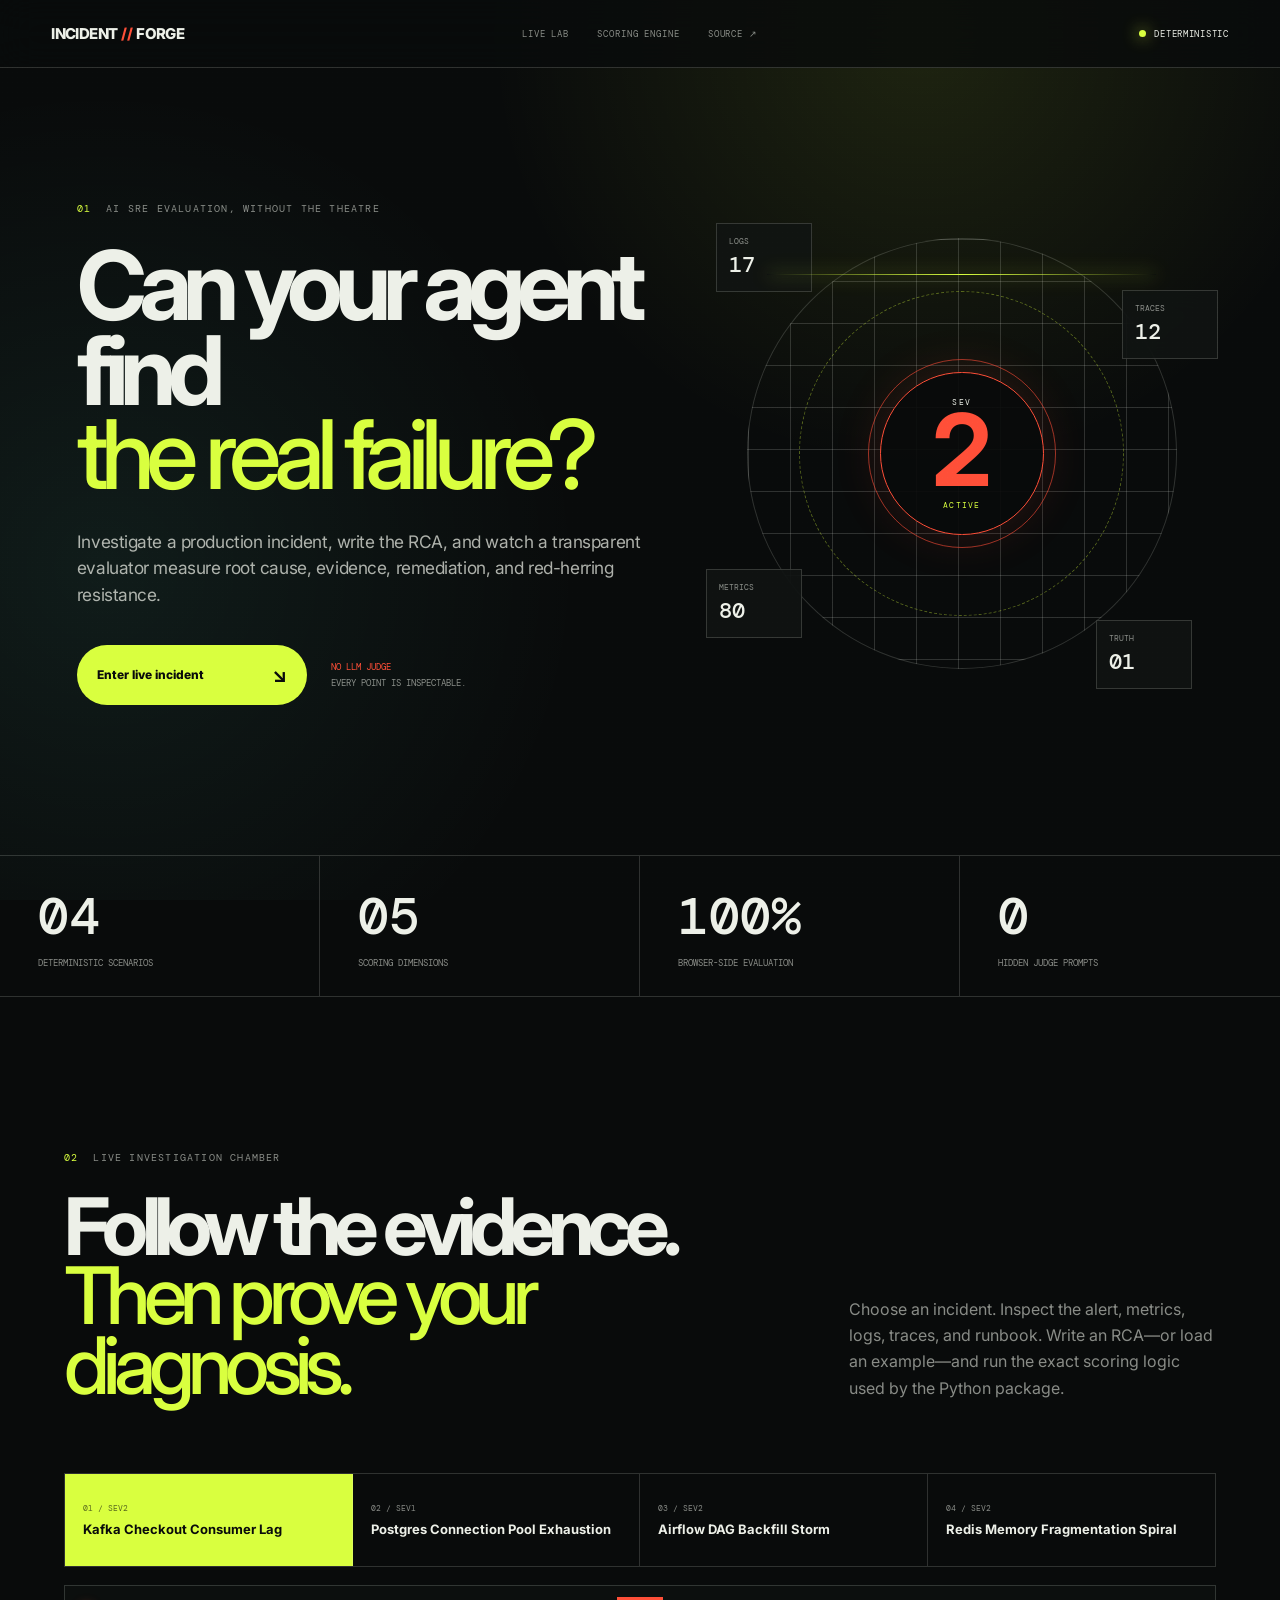
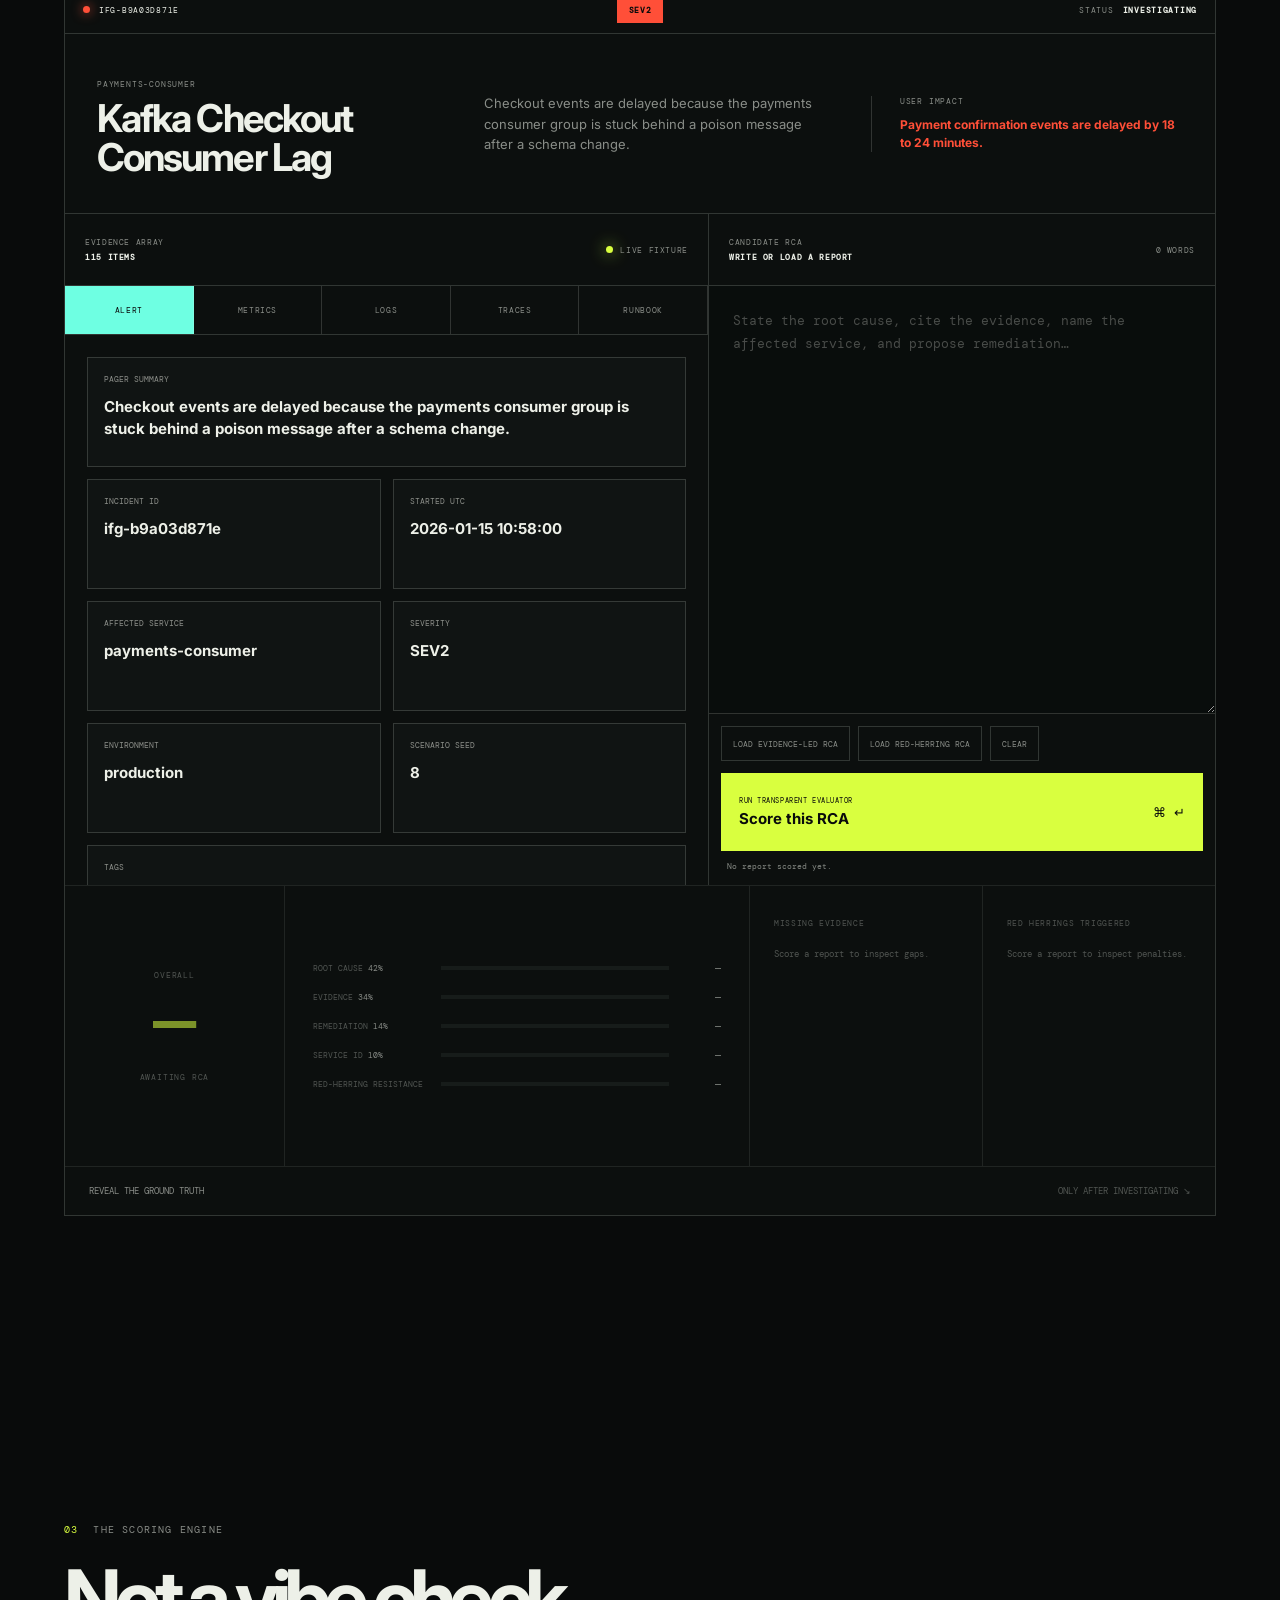
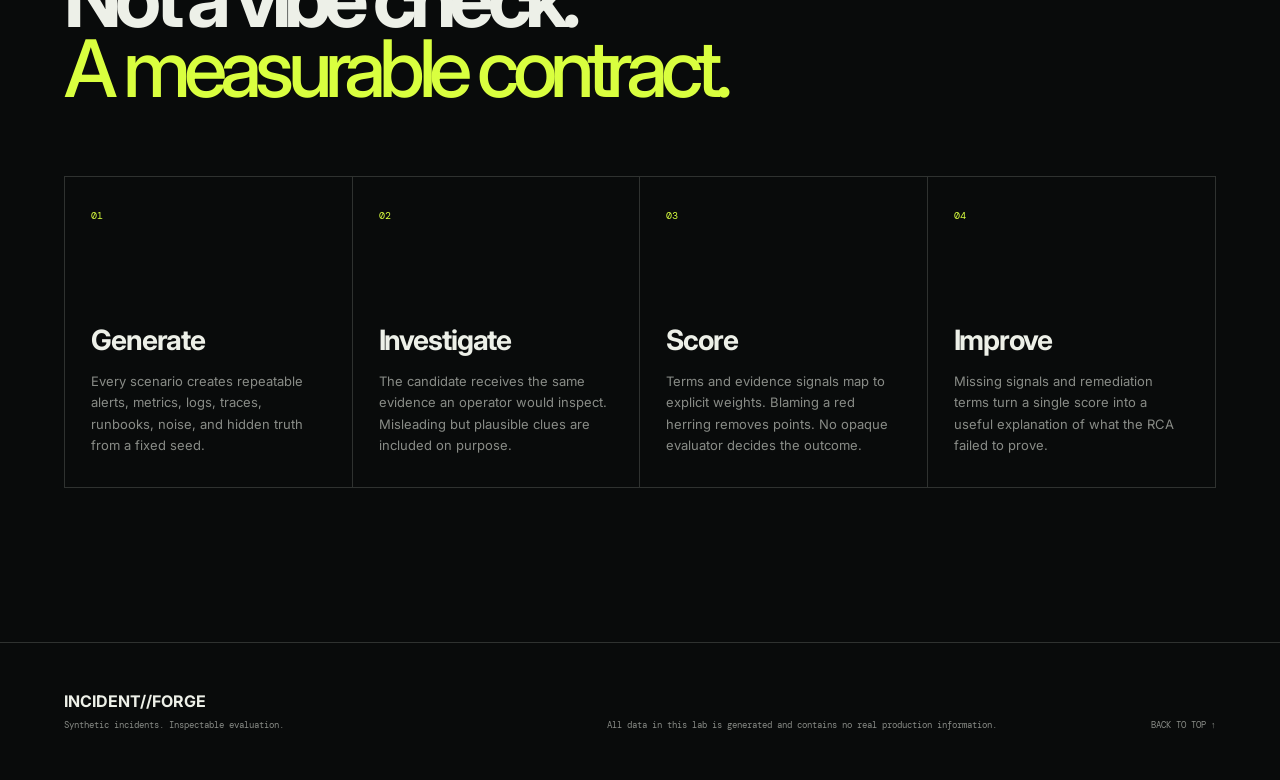
<file: docs/index.html>
<!doctype html>
<html lang="en">
<head>
  <meta charset="utf-8">
  <meta name="viewport" content="width=device-width, initial-scale=1">
  <meta name="theme-color" content="#090b0b">
  <meta name="description" content="Investigate synthetic production incidents and score an RCA live with IncidentForge.">
  <title>IncidentForge — Live RCA Evaluation Lab</title>
  <link rel="icon" href="data:,">
  <link rel="preconnect" href="https://fonts.googleapis.com">
  <link rel="preconnect" href="https://fonts.gstatic.com" crossorigin>
  <link href="https://fonts.googleapis.com/css2?family=DM+Mono:wght@300;400;500&family=Inter:wght@400;500;600;700;800&display=swap" rel="stylesheet">
  <link rel="stylesheet" href="styles.css">
  <script src="app.js" defer></script>
</head>
<body>
  <div class="noise" aria-hidden="true"></div>
  <header class="site-header">
    <a class="brand" href="#top" aria-label="IncidentForge home">
      <span>INCIDENT</span><i>//</i><span>FORGE</span>
    </a>
    <nav aria-label="Primary navigation">
      <a href="#lab">Live lab</a>
      <a href="#engine">Scoring engine</a>
      <a href="https://github.com/MohamadKanso/IncidentForge" target="_blank" rel="noopener">Source ↗</a>
    </nav>
    <span class="live-state"><i></i> deterministic</span>
  </header>

  <main id="top">
    <section class="hero">
      <div class="hero-copy">
        <p class="eyebrow"><span>01</span> AI SRE evaluation, without the theatre</p>
        <h1>Can your agent find<br><em>the real failure?</em></h1>
        <p class="hero-lede">Investigate a production incident, write the RCA, and watch a transparent evaluator measure root cause, evidence, remediation, and red-herring resistance.</p>
        <div class="hero-actions">
          <a class="primary-action" href="#lab">Enter live incident <b>↘</b></a>
          <span><i>NO LLM JUDGE</i> Every point is inspectable.</span>
        </div>
      </div>

      <div class="hero-machine" aria-hidden="true">
        <div class="machine-grid"></div>
        <div class="machine-core"><span>SEV</span><strong>2</strong><i>ACTIVE</i></div>
        <div class="signal signal-a"><span>LOGS</span><b>17</b></div>
        <div class="signal signal-b"><span>TRACES</span><b>12</b></div>
        <div class="signal signal-c"><span>METRICS</span><b>80</b></div>
        <div class="signal signal-d"><span>TRUTH</span><b>01</b></div>
        <div class="scan-line"></div>
      </div>
    </section>

    <section class="principles" aria-label="IncidentForge principles">
      <article><strong>04</strong><span>deterministic scenarios</span></article>
      <article><strong>05</strong><span>scoring dimensions</span></article>
      <article><strong>100%</strong><span>browser-side evaluation</span></article>
      <article><strong>0</strong><span>hidden judge prompts</span></article>
    </section>

    <section class="lab-section" id="lab">
      <div class="section-intro">
        <p class="eyebrow"><span>02</span> Live investigation chamber</p>
        <h2>Follow the evidence.<br><em>Then prove your diagnosis.</em></h2>
        <p>Choose an incident. Inspect the alert, metrics, logs, traces, and runbook. Write an RCA—or load an example—and run the exact scoring logic used by the Python package.</p>
      </div>

      <div class="scenario-picker" id="scenario-picker" role="tablist" aria-label="Synthetic incident scenarios"></div>

      <div class="incident-shell">
        <div class="shell-topbar">
          <div><i></i><span id="incident-id">IFG-LOADING</span></div>
          <div class="severity" id="severity">SEV—</div>
          <div><span>STATUS</span><strong>INVESTIGATING</strong></div>
        </div>

        <section class="incident-brief" aria-live="polite">
          <div>
            <span id="incident-service">SERVICE</span>
            <h3 id="incident-title">Loading incident bundle…</h3>
          </div>
          <p id="incident-summary">Preparing deterministic evidence.</p>
          <div class="impact"><span>USER IMPACT</span><strong id="incident-impact">—</strong></div>
        </section>

        <div class="workspace">
          <section class="evidence-panel" aria-label="Incident evidence explorer">
            <div class="panel-head">
              <div><span>EVIDENCE ARRAY</span><strong id="evidence-count">— ITEMS</strong></div>
              <span class="signal-pulse"><i></i> LIVE FIXTURE</span>
            </div>
            <div class="evidence-tabs" role="tablist" aria-label="Evidence types">
              <button type="button" role="tab" aria-selected="true" data-tab="alert">Alert</button>
              <button type="button" role="tab" aria-selected="false" data-tab="metrics">Metrics</button>
              <button type="button" role="tab" aria-selected="false" data-tab="logs">Logs</button>
              <button type="button" role="tab" aria-selected="false" data-tab="traces">Traces</button>
              <button type="button" role="tab" aria-selected="false" data-tab="runbook">Runbook</button>
            </div>
            <div class="evidence-view" id="evidence-view" tabindex="0"></div>
          </section>

          <section class="rca-panel" aria-label="RCA evaluation panel">
            <div class="panel-head">
              <div><span>CANDIDATE RCA</span><strong>WRITE OR LOAD A REPORT</strong></div>
              <span id="draft-count">0 WORDS</span>
            </div>
            <label class="sr-only" for="rca-input">Candidate root-cause analysis</label>
            <textarea id="rca-input" spellcheck="true" placeholder="State the root cause, cite the evidence, name the affected service, and propose remediation…"></textarea>
            <div class="example-controls">
              <button type="button" id="load-strong">Load evidence-led RCA</button>
              <button type="button" id="load-fooled">Load red-herring RCA</button>
              <button type="button" id="clear-rca">Clear</button>
            </div>
            <button class="score-button" type="button" id="score-button">
              <span><small>RUN TRANSPARENT EVALUATOR</small><strong>Score this RCA</strong></span>
              <b>⌘ ↵</b>
            </button>
            <p class="score-status" id="score-status" role="status">No report scored yet.</p>
          </section>
        </div>

        <section class="score-deck" id="score-deck" aria-live="polite">
          <div class="overall-score">
            <span>OVERALL</span>
            <strong id="overall-value">—</strong>
            <small id="score-verdict">AWAITING RCA</small>
          </div>
          <div class="score-bars" id="score-bars">
            <div data-score="root_cause"><span>Root cause <i>42%</i></span><b><i></i></b><strong>—</strong></div>
            <div data-score="evidence"><span>Evidence <i>34%</i></span><b><i></i></b><strong>—</strong></div>
            <div data-score="remediation"><span>Remediation <i>14%</i></span><b><i></i></b><strong>—</strong></div>
            <div data-score="service_identification"><span>Service ID <i>10%</i></span><b><i></i></b><strong>—</strong></div>
            <div data-score="red_herring_resistance"><span>Red-herring resistance</span><b><i></i></b><strong>—</strong></div>
          </div>
          <div class="score-notes">
            <article><span>MISSING EVIDENCE</span><div id="missing-evidence"><i>Score a report to inspect gaps.</i></div></article>
            <article><span>RED HERRINGS TRIGGERED</span><div id="red-herrings"><i>Score a report to inspect penalties.</i></div></article>
          </div>
          <details class="truth-panel">
            <summary>Reveal the ground truth <span>only after investigating ↘</span></summary>
            <div><span>ACTUAL FAILURE</span><p id="ground-truth">—</p></div>
          </details>
        </section>
      </div>
    </section>

    <section class="engine-section" id="engine">
      <div class="section-intro compact">
        <p class="eyebrow"><span>03</span> The scoring engine</p>
        <h2>Not a vibe check.<br><em>A measurable contract.</em></h2>
      </div>
      <div class="engine-grid">
        <article><span>01</span><h3>Generate</h3><p>Every scenario creates repeatable alerts, metrics, logs, traces, runbooks, noise, and hidden truth from a fixed seed.</p></article>
        <article><span>02</span><h3>Investigate</h3><p>The candidate receives the same evidence an operator would inspect. Misleading but plausible clues are included on purpose.</p></article>
        <article><span>03</span><h3>Score</h3><p>Terms and evidence signals map to explicit weights. Blaming a red herring removes points. No opaque evaluator decides the outcome.</p></article>
        <article><span>04</span><h3>Improve</h3><p>Missing signals and remediation terms turn a single score into a useful explanation of what the RCA failed to prove.</p></article>
      </div>
    </section>
  </main>

  <footer>
    <div><strong>INCIDENT//FORGE</strong><p>Synthetic incidents. Inspectable evaluation.</p></div>
    <p>All data in this lab is generated and contains no real production information.</p>
    <a href="#top">Back to top ↑</a>
  </footer>
</body>
</html>
</file>
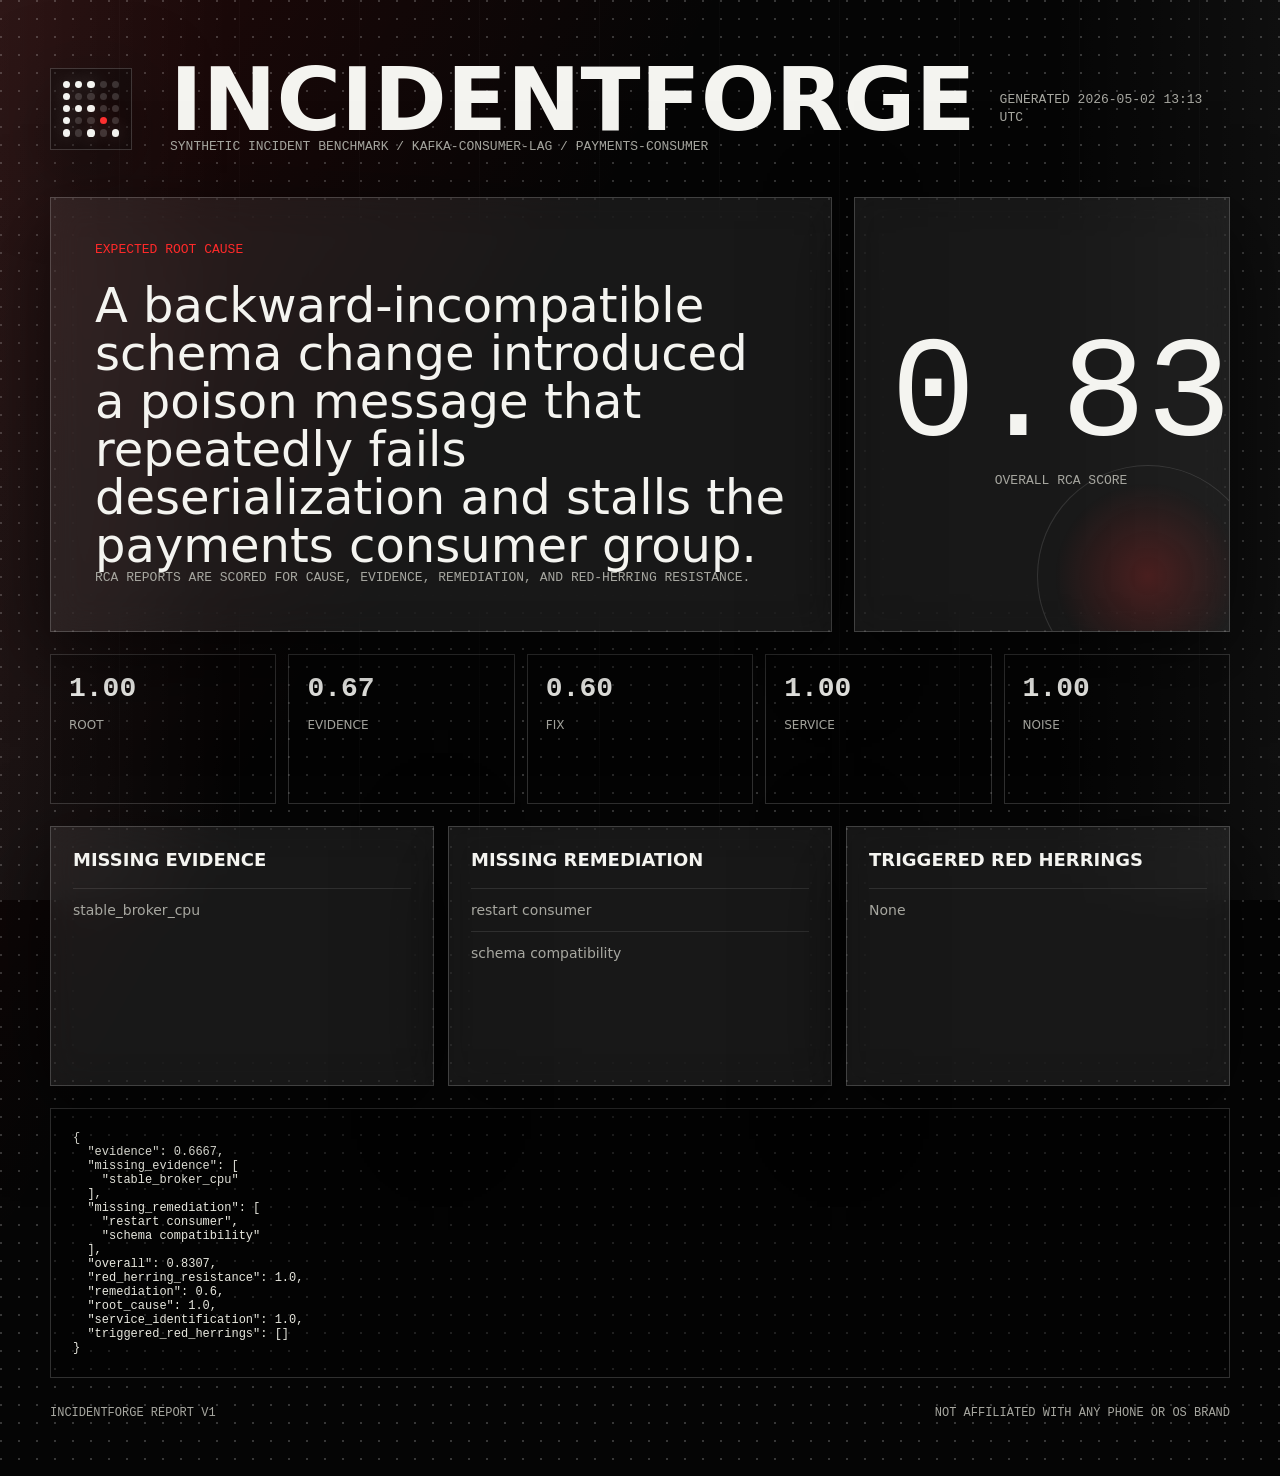
<file: examples/demo/report.html>
<!doctype html>
<html lang="en">
<head>
  <meta charset="utf-8">
  <meta name="viewport" content="width=device-width, initial-scale=1">
  <link rel="icon" href="data:image/svg+xml,%3Csvg xmlns='http://www.w3.org/2000/svg' viewBox='0 0 32 32'%3E%3Crect width='32' height='32' fill='%23050505'/%3E%3Ccircle cx='9' cy='9' r='3' fill='%23f4f4f0'/%3E%3Ccircle cx='16' cy='9' r='3' fill='%23f4f4f0'/%3E%3Ccircle cx='23' cy='9' r='3' fill='%23f4f4f0'/%3E%3Ccircle cx='9' cy='16' r='3' fill='%23f4f4f0'/%3E%3Ccircle cx='23' cy='23' r='3' fill='%23ff2a2a'/%3E%3C/svg%3E">
  <title>IncidentForge RCA Score</title>
  <style>
    :root {
      --bg: #050505;
      --panel: rgba(255, 255, 255, 0.075);
      --panel-strong: rgba(255, 255, 255, 0.12);
      --text: #f4f4f0;
      --muted: #a7a7a0;
      --line: rgba(255, 255, 255, 0.18);
      --red: #ff2a2a;
      --red-soft: rgba(255, 42, 42, 0.16);
      --good: #f4f4f0;
      --warn: #ff2a2a;
      --shadow: 0 24px 80px rgba(0, 0, 0, 0.55);
      color-scheme: dark;
    }
    * { box-sizing: border-box; }
    body {
      margin: 0;
      min-height: 100vh;
      color: var(--text);
      font-family: Inter, ui-sans-serif, system-ui, -apple-system,
        BlinkMacSystemFont, "Segoe UI", sans-serif;
      background:
        radial-gradient(circle at 1px 1px, rgba(255,255,255,0.2) 1px,
          transparent 0) 0 0 / 18px 18px,
        linear-gradient(120deg, rgba(255,42,42,0.12), transparent 34%),
        var(--bg);
    }
    body::before {
      content: "";
      position: fixed;
      inset: 0;
      pointer-events: none;
      background:
        linear-gradient(90deg, rgba(255,255,255,0.05), transparent 18%,
          transparent 82%, rgba(255,255,255,0.04)),
        repeating-linear-gradient(90deg, transparent 0 119px, rgba(255,255,255,0.035) 120px);
      mix-blend-mode: screen;
    }
    .shell {
      width: min(1180px, calc(100vw - 32px));
      margin: 0 auto;
      padding: 40px 0 56px;
    }
    header {
      display: grid;
      grid-template-columns: 96px 1fr auto;
      gap: 24px;
      align-items: center;
      padding: 22px 0 42px;
    }
    .mark {
      width: 82px;
      height: 82px;
      border: 1px solid var(--line);
      background: rgba(0,0,0,0.42);
      display: grid;
      grid-template-columns: repeat(5, 1fr);
      gap: 5px;
      padding: 12px;
      box-shadow: var(--shadow);
    }
    .dot { border-radius: 50%; background: rgba(255,255,255,0.16); }
    .dot.on { background: var(--text); box-shadow: 0 0 18px rgba(255,255,255,0.34); }
    .dot.red { background: var(--red); box-shadow: 0 0 22px rgba(255,42,42,0.7); }
    h1 {
      margin: 0;
      font-size: 88px;
      line-height: 0.86;
      letter-spacing: 0;
      text-transform: uppercase;
    }
    .meta {
      color: var(--muted);
      font-family: "SFMono-Regular", Consolas, monospace;
      font-size: 13px;
      line-height: 1.35;
      overflow-wrap: anywhere;
      text-transform: uppercase;
    }
    .hero {
      display: grid;
      grid-template-columns: minmax(0, 1.35fr) minmax(320px, 0.65fr);
      gap: 22px;
      align-items: stretch;
    }
    .panel {
      border: 1px solid var(--line);
      background: var(--panel);
      box-shadow: var(--shadow);
      backdrop-filter: blur(18px);
    }
    .summary {
      padding: clamp(24px, 4vw, 44px);
      min-height: 420px;
      display: flex;
      flex-direction: column;
      justify-content: space-between;
    }
    .kicker {
      color: var(--red);
      font-family: "SFMono-Regular", Consolas, monospace;
      font-size: 13px;
      text-transform: uppercase;
    }
    .root {
      margin: 24px 0 0;
      font-size: 48px;
      line-height: 1;
      letter-spacing: 0;
      max-width: 920px;
    }
    .score {
      display: grid;
      align-content: center;
      justify-items: center;
      padding: 36px;
      min-height: 420px;
      position: relative;
      overflow: hidden;
    }
    .score::after {
      content: "";
      position: absolute;
      inset: auto -30px -56px auto;
      width: 220px;
      height: 220px;
      border-radius: 50%;
      border: 1px solid rgba(255,255,255,0.12);
      background: radial-gradient(circle, rgba(255,42,42,0.2), transparent 60%);
    }
    .score-number {
      font-family: "SFMono-Regular", Consolas, monospace;
      font-size: 142px;
      line-height: 0.8;
      color: var(--text);
    }
    .score-label {
      margin-top: 18px;
      color: var(--muted);
      text-transform: uppercase;
      font-family: "SFMono-Regular", Consolas, monospace;
      font-size: 13px;
    }
    .grid {
      display: grid;
      grid-template-columns: repeat(5, 1fr);
      gap: 12px;
      margin: 22px 0;
    }
    .metric {
      min-height: 150px;
      padding: 18px;
      border: 1px solid var(--line);
      background: rgba(0,0,0,0.28);
    }
    .metric strong {
      display: block;
      font-family: "SFMono-Regular", Consolas, monospace;
      font-size: 28px;
      margin-bottom: 10px;
    }
    .metric span {
      color: var(--muted);
      font-size: 12px;
      text-transform: uppercase;
      line-height: 1.35;
    }
    .details {
      display: grid;
      grid-template-columns: repeat(3, 1fr);
      gap: 14px;
      margin-top: 22px;
    }
    .detail {
      padding: 22px;
      min-height: 260px;
    }
    h2 {
      margin: 0 0 18px;
      text-transform: uppercase;
      font-size: 18px;
      letter-spacing: 0;
    }
    ul {
      margin: 0;
      padding: 0;
      list-style: none;
      color: var(--muted);
      line-height: 1.6;
      font-size: 14px;
    }
    li {
      border-top: 1px solid rgba(255,255,255,0.1);
      padding: 10px 0;
    }
    pre {
      margin: 22px 0 0;
      padding: 22px;
      overflow: auto;
      border: 1px solid var(--line);
      background: rgba(0,0,0,0.42);
      color: #e8e8df;
      font-size: 12px;
    }
    footer {
      display: flex;
      justify-content: space-between;
      gap: 16px;
      margin-top: 28px;
      color: var(--muted);
      font-family: "SFMono-Regular", Consolas, monospace;
      font-size: 12px;
      text-transform: uppercase;
    }
    @media (max-width: 900px) {
      header, .hero, .details { grid-template-columns: 1fr; }
      .grid { grid-template-columns: repeat(2, 1fr); }
      h1 { font-size: 64px; }
      .root { font-size: 34px; }
      .score-number { font-size: 112px; }
    }
    @media (max-width: 560px) {
      .shell { width: min(100vw - 20px, 1180px); padding-top: 20px; }
      header { gap: 12px; padding-bottom: 24px; }
      .mark {
        width: 54px;
        height: 54px;
        gap: 3px;
        padding: 8px;
      }
      h1 { font-size: 36px; }
      .meta { font-size: 10px; }
      .summary { padding: 18px; }
      .root { font-size: 22px; line-height: 1.06; }
      .score-number { font-size: 78px; }
      .grid { grid-template-columns: 1fr; }
      .summary, .score { min-height: auto; }
      footer { flex-direction: column; }
    }
  </style>
</head>
<body>
  <main class="shell">
    <header>
      <div class="mark" aria-label="IncidentForge mark"><span class="dot on"></span><span class="dot on"></span><span class="dot on"></span><span class="dot"></span><span class="dot"></span><span class="dot on"></span><span class="dot"></span><span class="dot"></span><span class="dot"></span><span class="dot"></span><span class="dot on"></span><span class="dot on"></span><span class="dot on"></span><span class="dot"></span><span class="dot"></span><span class="dot on"></span><span class="dot"></span><span class="dot"></span><span class="dot red"></span><span class="dot"></span><span class="dot on"></span><span class="dot"></span><span class="dot on"></span><span class="dot"></span><span class="dot on"></span></div>
      <div>
        <h1>IncidentForge</h1>
        <div class="meta">Synthetic incident benchmark / kafka-consumer-lag / payments-consumer</div>
      </div>
      <div class="meta">Generated 2026-05-02 13:13 UTC</div>
    </header>

    <section class="hero">
      <div class="panel summary">
        <div>
          <div class="kicker">Expected root cause</div>
          <p class="root">A backward-incompatible schema change introduced a poison message that repeatedly fails deserialization and stalls the payments consumer group.</p>
        </div>
        <div class="meta">
          RCA reports are scored for cause, evidence, remediation,
          and red-herring resistance.
        </div>
      </div>
      <div class="panel score">
        <div class="score-number">0.83</div>
        <div class="score-label">Overall RCA score</div>
      </div>
    </section>

    <section class="grid" aria-label="Score dimensions">
      <div class="metric"><strong>1.00</strong><span>Root</span></div>
      <div class="metric"><strong>0.67</strong><span>Evidence</span></div>
      <div class="metric"><strong>0.60</strong><span>Fix</span></div>
      <div class="metric"><strong>1.00</strong><span>Service</span></div>
      <div class="metric"><strong>1.00</strong><span>Noise</span></div>
    </section>

    <section class="details">
      <div class="panel detail">
        <h2>Missing Evidence</h2>
        <ul><li>stable_broker_cpu</li></ul>
      </div>
      <div class="panel detail">
        <h2>Missing Remediation</h2>
        <ul><li>restart consumer</li><li>schema compatibility</li></ul>
      </div>
      <div class="panel detail">
        <h2>Triggered Red Herrings</h2>
        <ul><li>None</li></ul>
      </div>
    </section>

    <pre>{
  &quot;evidence&quot;: 0.6667,
  &quot;missing_evidence&quot;: [
    &quot;stable_broker_cpu&quot;
  ],
  &quot;missing_remediation&quot;: [
    &quot;restart consumer&quot;,
    &quot;schema compatibility&quot;
  ],
  &quot;overall&quot;: 0.8307,
  &quot;red_herring_resistance&quot;: 1.0,
  &quot;remediation&quot;: 0.6,
  &quot;root_cause&quot;: 1.0,
  &quot;service_identification&quot;: 1.0,
  &quot;triggered_red_herrings&quot;: []
}</pre>
    <footer>
      <span>IncidentForge report v1</span>
      <span>Not affiliated with any phone or OS brand</span>
    </footer>
  </main>
</body>
</html>
</file>
<file: docs/styles.css>
:root {
  --ink: #090b0b;
  --paper: #edf0e8;
  --panel: #121515;
  --panel-2: #171b1a;
  --line: rgba(237, 240, 232, .17);
  --muted: rgba(237, 240, 232, .56);
  --acid: #d9ff3f;
  --fault: #ff4f38;
  --cyan: #6effe2;
  --mono: "DM Mono", monospace;
  --sans: "Inter", sans-serif;
  --ease: cubic-bezier(.16, 1, .3, 1);
}

* { box-sizing: border-box; }
html { scroll-behavior: smooth; }
body {
  margin: 0;
  color: var(--paper);
  background: var(--ink);
  font-family: var(--sans);
  text-rendering: optimizeLegibility;
}

body::before {
  content: "";
  position: fixed;
  inset: 0;
  z-index: -3;
  background:
    radial-gradient(circle at 72% 4%, rgba(217, 255, 63, .10), transparent 27rem),
    radial-gradient(circle at 8% 63%, rgba(110, 255, 226, .07), transparent 30rem),
    var(--ink);
}

.noise {
  position: fixed;
  inset: 0;
  z-index: 20;
  pointer-events: none;
  opacity: .13;
  background-image: radial-gradient(rgba(255,255,255,.42) .45px, transparent .6px);
  background-size: 5px 5px;
  mix-blend-mode: soft-light;
}

a { color: inherit; text-decoration: none; }
button, textarea { font: inherit; }
button { color: inherit; }
.sr-only {
  position: absolute;
  width: 1px;
  height: 1px;
  padding: 0;
  margin: -1px;
  overflow: hidden;
  clip: rect(0, 0, 0, 0);
  white-space: nowrap;
  border: 0;
}

.site-header {
  position: fixed;
  top: 0;
  left: 0;
  right: 0;
  z-index: 10;
  display: grid;
  grid-template-columns: 1fr auto 1fr;
  align-items: center;
  min-height: 68px;
  padding: 0 clamp(20px, 4vw, 72px);
  border-bottom: 1px solid var(--line);
  background: rgba(9, 11, 11, .82);
  backdrop-filter: blur(18px);
}

.brand {
  display: flex;
  align-items: center;
  gap: 4px;
  font-weight: 800;
  font-size: 15px;
  letter-spacing: -.04em;
}
.brand i { color: var(--fault); font-style: normal; }
.site-header nav { display: flex; gap: 28px; }
.site-header nav a {
  color: var(--muted);
  font-family: var(--mono);
  font-size: 9px;
  letter-spacing: .1em;
  text-transform: uppercase;
  transition: color .2s ease;
}
.site-header nav a:hover { color: var(--paper); }
.live-state {
  justify-self: end;
  display: flex;
  align-items: center;
  gap: 8px;
  font: 9px var(--mono);
  letter-spacing: .08em;
  text-transform: uppercase;
}
.live-state i, .signal-pulse i {
  width: 7px;
  height: 7px;
  border-radius: 50%;
  background: var(--acid);
  box-shadow: 0 0 16px var(--acid);
  animation: pulse 1.8s ease-in-out infinite;
}
@keyframes pulse { 50% { opacity: .35; transform: scale(.72); } }

.hero {
  display: grid;
  grid-template-columns: minmax(0, 1.08fr) minmax(380px, .92fr);
  align-items: center;
  gap: 6vw;
  min-height: 95vh;
  padding: 132px clamp(20px, 6vw, 110px) 80px;
  overflow: hidden;
}
.eyebrow {
  display: flex;
  align-items: center;
  gap: 15px;
  margin: 0 0 28px;
  color: var(--muted);
  font: 10px var(--mono);
  letter-spacing: .12em;
  text-transform: uppercase;
}
.eyebrow span { color: var(--acid); }
.hero h1, .section-intro h2 {
  margin: 0;
  font-size: clamp(3.4rem, 7.5vw, 8.4rem);
  line-height: .88;
  letter-spacing: -.085em;
}
.hero h1 em, .section-intro h2 em {
  color: var(--acid);
  font-weight: 500;
  font-style: normal;
}
.hero-lede {
  max-width: 690px;
  margin: 32px 0 0;
  color: rgba(237, 240, 232, .72);
  font-size: clamp(16px, 1.35vw, 21px);
  line-height: 1.55;
  letter-spacing: -.025em;
}
.hero-actions {
  display: flex;
  align-items: center;
  gap: 24px;
  margin-top: 36px;
}
.primary-action {
  display: flex;
  justify-content: space-between;
  align-items: center;
  gap: 42px;
  min-width: 230px;
  min-height: 60px;
  padding: 0 20px;
  color: var(--ink);
  background: var(--acid);
  border-radius: 999px;
  font-size: 12px;
  font-weight: 800;
  transition: transform .3s var(--ease), background .2s ease;
}
.primary-action:hover { transform: translateY(-3px); background: var(--cyan); }
.primary-action b { font-size: 20px; }
.hero-actions > span {
  display: grid;
  gap: 4px;
  color: var(--muted);
  font: 9px var(--mono);
  text-transform: uppercase;
}
.hero-actions > span i { color: var(--fault); font-style: normal; }

.hero-machine {
  position: relative;
  width: min(40vw, 610px);
  aspect-ratio: 1;
  justify-self: center;
}
.machine-grid {
  position: absolute;
  inset: 8%;
  border: 1px solid var(--line);
  border-radius: 50%;
  background:
    linear-gradient(var(--line) 1px, transparent 1px),
    linear-gradient(90deg, var(--line) 1px, transparent 1px);
  background-size: 42px 42px;
  animation: spin 32s linear infinite;
}
.machine-grid::before, .machine-grid::after {
  content: "";
  position: absolute;
  border: 1px dashed rgba(217,255,63,.36);
  border-radius: 50%;
}
.machine-grid::before { inset: 12%; }
.machine-grid::after { inset: 28%; border-style: solid; border-color: var(--fault); opacity: .6; }
@keyframes spin { to { transform: rotate(360deg); } }
.machine-core {
  position: absolute;
  inset: 34%;
  display: grid;
  place-content: center;
  text-align: center;
  border: 1px solid var(--fault);
  border-radius: 50%;
  background: rgba(9, 11, 11, .9);
  box-shadow: 0 0 50px rgba(255, 79, 56, .14);
}
.machine-core span, .machine-core i { font: 8px var(--mono); letter-spacing: .16em; }
.machine-core strong { color: var(--fault); font-size: clamp(54px, 8vw, 100px); line-height: .85; }
.machine-core i { margin-top: 8px; color: var(--acid); font-style: normal; }
.signal {
  position: absolute;
  display: grid;
  min-width: 96px;
  gap: 4px;
  padding: 12px;
  border: 1px solid var(--line);
  background: rgba(17, 20, 19, .85);
  backdrop-filter: blur(12px);
}
.signal span { color: var(--muted); font: 8px var(--mono); }
.signal b { font: 500 22px var(--mono); }
.signal-a { top: 5%; left: 2%; }
.signal-b { top: 18%; right: 0; }
.signal-c { left: 0; bottom: 14%; }
.signal-d { right: 5%; bottom: 4%; }
.scan-line {
  position: absolute;
  left: 12%;
  right: 12%;
  height: 1px;
  top: 15%;
  background: linear-gradient(90deg, transparent, var(--acid), transparent);
  box-shadow: 0 0 18px var(--acid);
  animation: scan 4s ease-in-out infinite;
}
@keyframes scan { 50% { top: 82%; } }

.principles {
  display: grid;
  grid-template-columns: repeat(4, 1fr);
  border-top: 1px solid var(--line);
  border-bottom: 1px solid var(--line);
}
.principles article {
  min-height: 140px;
  padding: 26px clamp(20px, 3vw, 52px);
  border-right: 1px solid var(--line);
  display: grid;
  align-content: center;
  gap: 7px;
}
.principles article:last-child { border-right: 0; }
.principles strong { font: 500 clamp(30px, 4vw, 58px) var(--mono); }
.principles span { color: var(--muted); font: 9px var(--mono); text-transform: uppercase; }

.lab-section, .engine-section { padding: clamp(100px, 12vw, 180px) clamp(20px, 5vw, 90px); }
.section-intro {
  display: grid;
  grid-template-columns: 1.3fr .7fr;
  column-gap: 8vw;
  align-items: end;
}
.section-intro .eyebrow { grid-column: 1 / -1; }
.section-intro h2 { font-size: clamp(3rem, 6.2vw, 7.2rem); }
.section-intro > p:last-child {
  margin: 0;
  color: var(--muted);
  font-size: 16px;
  line-height: 1.65;
}

.scenario-picker {
  display: grid;
  grid-template-columns: repeat(4, 1fr);
  margin-top: 72px;
  border: 1px solid var(--line);
}
.scenario-picker button {
  min-height: 92px;
  padding: 15px 18px;
  border: 0;
  border-right: 1px solid var(--line);
  cursor: pointer;
  text-align: left;
  background: transparent;
  transition: color .2s ease, background .2s ease;
}
.scenario-picker button:last-child { border-right: 0; }
.scenario-picker button span { display: block; color: var(--muted); font: 8px var(--mono); }
.scenario-picker button strong { display: block; margin-top: 8px; font-size: 13px; }
.scenario-picker button[aria-selected="true"] { color: var(--ink); background: var(--acid); }
.scenario-picker button[aria-selected="true"] span { color: rgba(9,11,11,.62); }

.incident-shell { margin-top: 18px; border: 1px solid var(--line); background: rgba(14, 17, 16, .78); }
.shell-topbar {
  display: grid;
  grid-template-columns: 1fr auto 1fr;
  align-items: center;
  min-height: 48px;
  padding: 0 18px;
  border-bottom: 1px solid var(--line);
  font: 8px var(--mono);
  letter-spacing: .09em;
  text-transform: uppercase;
}
.shell-topbar > div { display: flex; align-items: center; gap: 9px; }
.shell-topbar > div:last-child { justify-self: end; }
.shell-topbar > div:last-child span { color: var(--muted); }
.shell-topbar > div:first-child i { width: 7px; height: 7px; border-radius: 50%; background: var(--fault); box-shadow: 0 0 12px var(--fault); }
.severity { padding: 8px 12px; color: var(--ink); background: var(--fault); font-weight: 700; }
.incident-brief {
  display: grid;
  grid-template-columns: 1fr 1fr .9fr;
  gap: 40px;
  align-items: center;
  min-height: 180px;
  padding: 32px;
  border-bottom: 1px solid var(--line);
}
.incident-brief span, .impact span { color: var(--muted); font: 8px var(--mono); letter-spacing: .1em; }
.incident-brief h3 { max-width: 540px; margin: 8px 0 0; font-size: clamp(26px, 3vw, 46px); line-height: 1; letter-spacing: -.05em; }
.incident-brief > p { color: var(--muted); font-size: 13px; line-height: 1.55; }
.impact { display: grid; gap: 10px; padding-left: 28px; border-left: 1px solid var(--line); }
.impact strong { color: var(--fault); font-size: 12px; line-height: 1.5; }

.workspace { display: grid; grid-template-columns: 1.12fr .88fr; min-height: 670px; }
.evidence-panel { border-right: 1px solid var(--line); }
.panel-head {
  display: flex;
  align-items: center;
  justify-content: space-between;
  min-height: 72px;
  padding: 14px 20px;
  border-bottom: 1px solid var(--line);
  font: 8px var(--mono);
  letter-spacing: .08em;
}
.panel-head > div { display: grid; gap: 5px; }
.panel-head span { color: var(--muted); }
.signal-pulse { display: flex; align-items: center; gap: 7px; }
.evidence-tabs { display: flex; border-bottom: 1px solid var(--line); overflow-x: auto; }
.evidence-tabs button {
  flex: 1;
  min-width: 88px;
  min-height: 48px;
  padding: 0 10px;
  border: 0;
  border-right: 1px solid var(--line);
  cursor: pointer;
  color: var(--muted);
  background: transparent;
  font: 8px var(--mono);
  letter-spacing: .08em;
  text-transform: uppercase;
}
.evidence-tabs button[aria-selected="true"] { color: var(--ink); background: var(--cyan); }
.evidence-view { height: 550px; padding: 22px; overflow: auto; outline: none; }
.evidence-view::-webkit-scrollbar { width: 8px; }
.evidence-view::-webkit-scrollbar-thumb { background: rgba(237,240,232,.2); }
.alert-grid { display: grid; grid-template-columns: repeat(2, 1fr); gap: 12px; }
.datum {
  min-height: 110px;
  padding: 16px;
  border: 1px solid var(--line);
  background: rgba(255,255,255,.02);
}
.datum.wide { grid-column: 1 / -1; }
.datum span { display: block; color: var(--muted); font: 8px var(--mono); text-transform: uppercase; }
.datum strong { display: block; margin-top: 12px; font-size: 15px; line-height: 1.45; }
.metric-chart { position: relative; min-height: 260px; padding: 18px; border: 1px solid var(--line); }
.metric-chart canvas { width: 100%; height: 215px; }
.metric-legend { display: flex; flex-wrap: wrap; gap: 12px; margin-top: 14px; }
.metric-legend button { padding: 7px 9px; border: 1px solid var(--line); cursor: pointer; color: var(--muted); background: transparent; font: 8px var(--mono); }
.metric-legend button.active { color: var(--ink); background: var(--acid); }
.log-row, .trace-row {
  display: grid;
  grid-template-columns: 78px 110px 1fr;
  gap: 14px;
  padding: 12px 0;
  border-bottom: 1px solid var(--line);
  font: 9px/1.55 var(--mono);
}
.log-row time, .trace-row span { color: var(--muted); }
.log-row b { color: var(--acid); font-weight: 400; }
.log-row.error b { color: var(--fault); }
.trace-row { grid-template-columns: 110px 1fr 90px 70px; }
.trace-row strong { font-weight: 400; }
.trace-row.error { color: var(--fault); }
.runbook-view { padding: 22px; border-left: 3px solid var(--acid); background: rgba(217,255,63,.05); }
.runbook-view span { color: var(--acid); font: 9px var(--mono); }
.runbook-view p { max-width: 720px; font-size: 18px; line-height: 1.7; }
.runbook-steps { display: grid; gap: 10px; margin-top: 25px; }
.runbook-steps div { display: flex; gap: 12px; padding: 12px 0; border-top: 1px solid var(--line); font-size: 12px; }
.runbook-steps b { color: var(--acid); font: 10px var(--mono); }

.rca-panel { display: flex; flex-direction: column; min-width: 0; }
.rca-panel textarea {
  flex: 1;
  min-height: 380px;
  resize: vertical;
  padding: 24px;
  border: 0;
  border-bottom: 1px solid var(--line);
  outline: none;
  color: var(--paper);
  background: rgba(0,0,0,.18);
  font: 13px/1.75 var(--mono);
}
.rca-panel textarea::placeholder { color: rgba(237,240,232,.28); }
.rca-panel textarea:focus { box-shadow: inset 0 0 0 1px var(--acid); }
.example-controls { display: flex; gap: 8px; padding: 12px; overflow-x: auto; }
.example-controls button {
  min-height: 35px;
  padding: 0 11px;
  border: 1px solid var(--line);
  cursor: pointer;
  white-space: nowrap;
  color: var(--muted);
  background: transparent;
  font: 8px var(--mono);
  text-transform: uppercase;
}
.example-controls button:hover { color: var(--paper); border-color: var(--paper); }
.score-button {
  display: flex;
  align-items: center;
  justify-content: space-between;
  min-height: 78px;
  margin: 0 12px 10px;
  padding: 0 18px;
  border: 0;
  cursor: pointer;
  color: var(--ink);
  background: var(--acid);
  transition: background .2s ease, transform .2s ease;
}
.score-button:hover { background: var(--cyan); transform: translateY(-2px); }
.score-button span { display: grid; gap: 4px; text-align: left; }
.score-button small { font: 7px var(--mono); letter-spacing: .08em; }
.score-button strong { font-size: 15px; }
.score-button b { font: 13px var(--mono); }
.score-status { min-height: 24px; margin: 0; padding: 0 18px 14px; color: var(--muted); font: 8px var(--mono); }

.score-deck {
  display: grid;
  grid-template-columns: 220px 1fr 1fr;
  border-top: 1px solid var(--line);
  opacity: .55;
  transition: opacity .4s ease;
}
.score-deck.scored { opacity: 1; }
.overall-score {
  display: grid;
  place-content: center;
  min-height: 280px;
  padding: 24px;
  text-align: center;
  border-right: 1px solid var(--line);
}
.overall-score span, .overall-score small { color: var(--muted); font: 8px var(--mono); letter-spacing: .1em; }
.overall-score strong { margin: 10px 0; color: var(--acid); font: 500 72px var(--mono); line-height: 1; }
.score-bars { display: grid; align-content: center; gap: 16px; padding: 28px; border-right: 1px solid var(--line); }
.score-bars > div { display: grid; grid-template-columns: 1fr 2fr 38px; align-items: center; gap: 14px; }
.score-bars span { color: var(--muted); font: 8px var(--mono); text-transform: uppercase; }
.score-bars span i { color: var(--paper); font-style: normal; }
.score-bars b { display: block; height: 4px; background: rgba(237,240,232,.1); overflow: hidden; }
.score-bars b i { display: block; width: 0; height: 100%; background: var(--acid); transition: width .9s var(--ease); }
.score-bars strong { font: 10px var(--mono); text-align: right; }
.score-notes { display: grid; grid-template-columns: 1fr 1fr; }
.score-notes article { padding: 24px; border-right: 1px solid var(--line); }
.score-notes article:last-child { border-right: 0; }
.score-notes article > span { color: var(--muted); font: 8px var(--mono); letter-spacing: .08em; }
.score-notes article div { display: flex; flex-wrap: wrap; gap: 7px; margin-top: 18px; }
.score-notes article i { color: var(--muted); font: 9px/1.5 var(--mono); font-style: normal; }
.score-notes article b { padding: 7px 8px; border: 1px solid var(--line); color: var(--fault); font: 8px var(--mono); font-weight: 400; }
.score-notes article b.ok { color: var(--cyan); }
.truth-panel { grid-column: 1 / -1; border-top: 1px solid var(--line); }
.truth-panel summary { display: flex; justify-content: space-between; padding: 18px 24px; cursor: pointer; font: 9px var(--mono); text-transform: uppercase; }
.truth-panel summary span { color: var(--muted); }
.truth-panel > div { padding: 28px; border-top: 1px solid var(--line); background: rgba(255,79,56,.05); }
.truth-panel > div span { color: var(--fault); font: 8px var(--mono); }
.truth-panel > div p { max-width: 900px; margin: 12px 0 0; font-size: 18px; line-height: 1.6; }

.section-intro.compact { display: block; }
.section-intro.compact h2 { max-width: 980px; }
.engine-grid { display: grid; grid-template-columns: repeat(4, 1fr); margin-top: 72px; border: 1px solid var(--line); }
.engine-grid article { min-height: 310px; padding: 26px; border-right: 1px solid var(--line); }
.engine-grid article:last-child { border-right: 0; }
.engine-grid article > span { color: var(--acid); font: 10px var(--mono); }
.engine-grid h3 { margin: 100px 0 14px; font-size: 28px; letter-spacing: -.04em; }
.engine-grid p { margin: 0; color: var(--muted); font-size: 13px; line-height: 1.65; }

footer {
  display: grid;
  grid-template-columns: 1fr 1fr auto;
  align-items: end;
  gap: 40px;
  padding: 48px clamp(20px, 5vw, 90px);
  border-top: 1px solid var(--line);
}
footer strong { font-size: 16px; }
footer p, footer a { margin: 8px 0 0; color: var(--muted); font: 9px/1.5 var(--mono); }
footer a { text-transform: uppercase; }

@media (max-width: 1100px) {
  .hero { grid-template-columns: 1fr; min-height: auto; }
  .hero-machine { width: min(80vw, 560px); margin-top: 30px; }
  .section-intro { grid-template-columns: 1fr; }
  .section-intro > p:last-child { max-width: 680px; margin-top: 30px; }
  .workspace { grid-template-columns: 1fr; }
  .evidence-panel { border-right: 0; border-bottom: 1px solid var(--line); }
  .score-deck { grid-template-columns: 200px 1fr; }
  .score-notes { grid-column: 1 / -1; border-top: 1px solid var(--line); }
  .engine-grid { grid-template-columns: repeat(2, 1fr); }
  .engine-grid article:nth-child(2) { border-right: 0; }
  .engine-grid article:nth-child(-n+2) { border-bottom: 1px solid var(--line); }
}

@media (max-width: 760px) {
  .site-header { grid-template-columns: 1fr auto; min-height: 58px; }
  .site-header nav { display: none; }
  .hero { padding-top: 110px; }
  .hero h1 { font-size: clamp(3.2rem, 16vw, 6rem); }
  .hero-actions { align-items: flex-start; flex-direction: column; }
  .hero-machine { width: 94vw; }
  .signal { min-width: 78px; padding: 9px; }
  .principles { grid-template-columns: repeat(2, 1fr); }
  .principles article:nth-child(2) { border-right: 0; }
  .principles article:nth-child(-n+2) { border-bottom: 1px solid var(--line); }
  .scenario-picker { grid-template-columns: repeat(2, 1fr); }
  .scenario-picker button:nth-child(2) { border-right: 0; }
  .scenario-picker button:nth-child(-n+2) { border-bottom: 1px solid var(--line); }
  .shell-topbar { grid-template-columns: 1fr auto; }
  .shell-topbar > div:last-child { display: none; }
  .incident-brief { grid-template-columns: 1fr; gap: 24px; }
  .impact { padding: 20px 0 0; border-left: 0; border-top: 1px solid var(--line); }
  .evidence-view { height: 500px; padding: 14px; }
  .alert-grid { grid-template-columns: 1fr; }
  .datum.wide { grid-column: auto; }
  .log-row { grid-template-columns: 70px 88px 1fr; gap: 8px; font-size: 8px; }
  .trace-row { grid-template-columns: 88px 1fr 60px; }
  .trace-row span:last-child { display: none; }
  .score-deck { grid-template-columns: 1fr; }
  .overall-score { min-height: 200px; border-right: 0; border-bottom: 1px solid var(--line); }
  .score-bars { border-right: 0; }
  .score-notes { grid-template-columns: 1fr; }
  .score-notes article { border-right: 0; border-bottom: 1px solid var(--line); }
  .score-bars > div { grid-template-columns: 100px 1fr 32px; }
  .engine-grid { grid-template-columns: 1fr; }
  .engine-grid article { min-height: 240px; border-right: 0; border-bottom: 1px solid var(--line); }
  .engine-grid h3 { margin-top: 60px; }
  footer { grid-template-columns: 1fr; }
}

@media (prefers-reduced-motion: reduce) {
  html { scroll-behavior: auto; }
  *, *::before, *::after { animation-duration: .01ms !important; animation-iteration-count: 1 !important; transition-duration: .01ms !important; }
}
</file>
